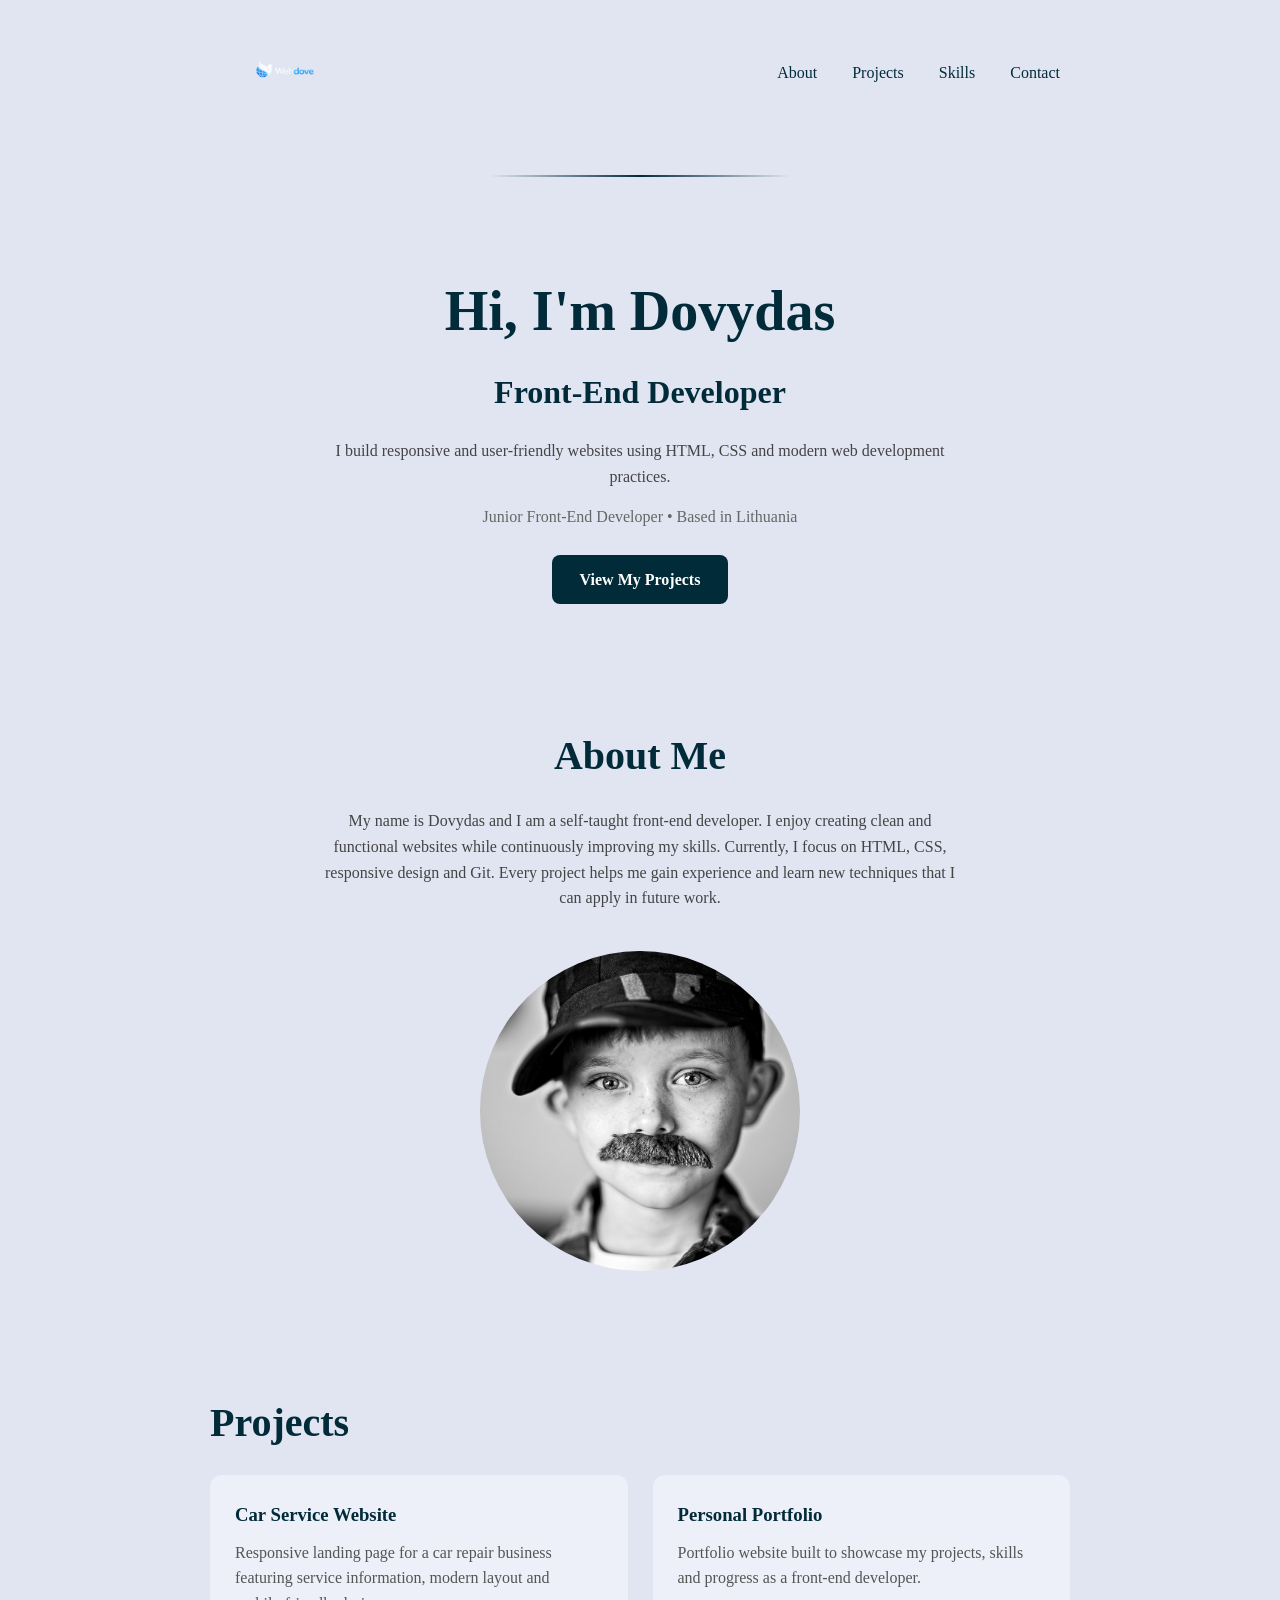
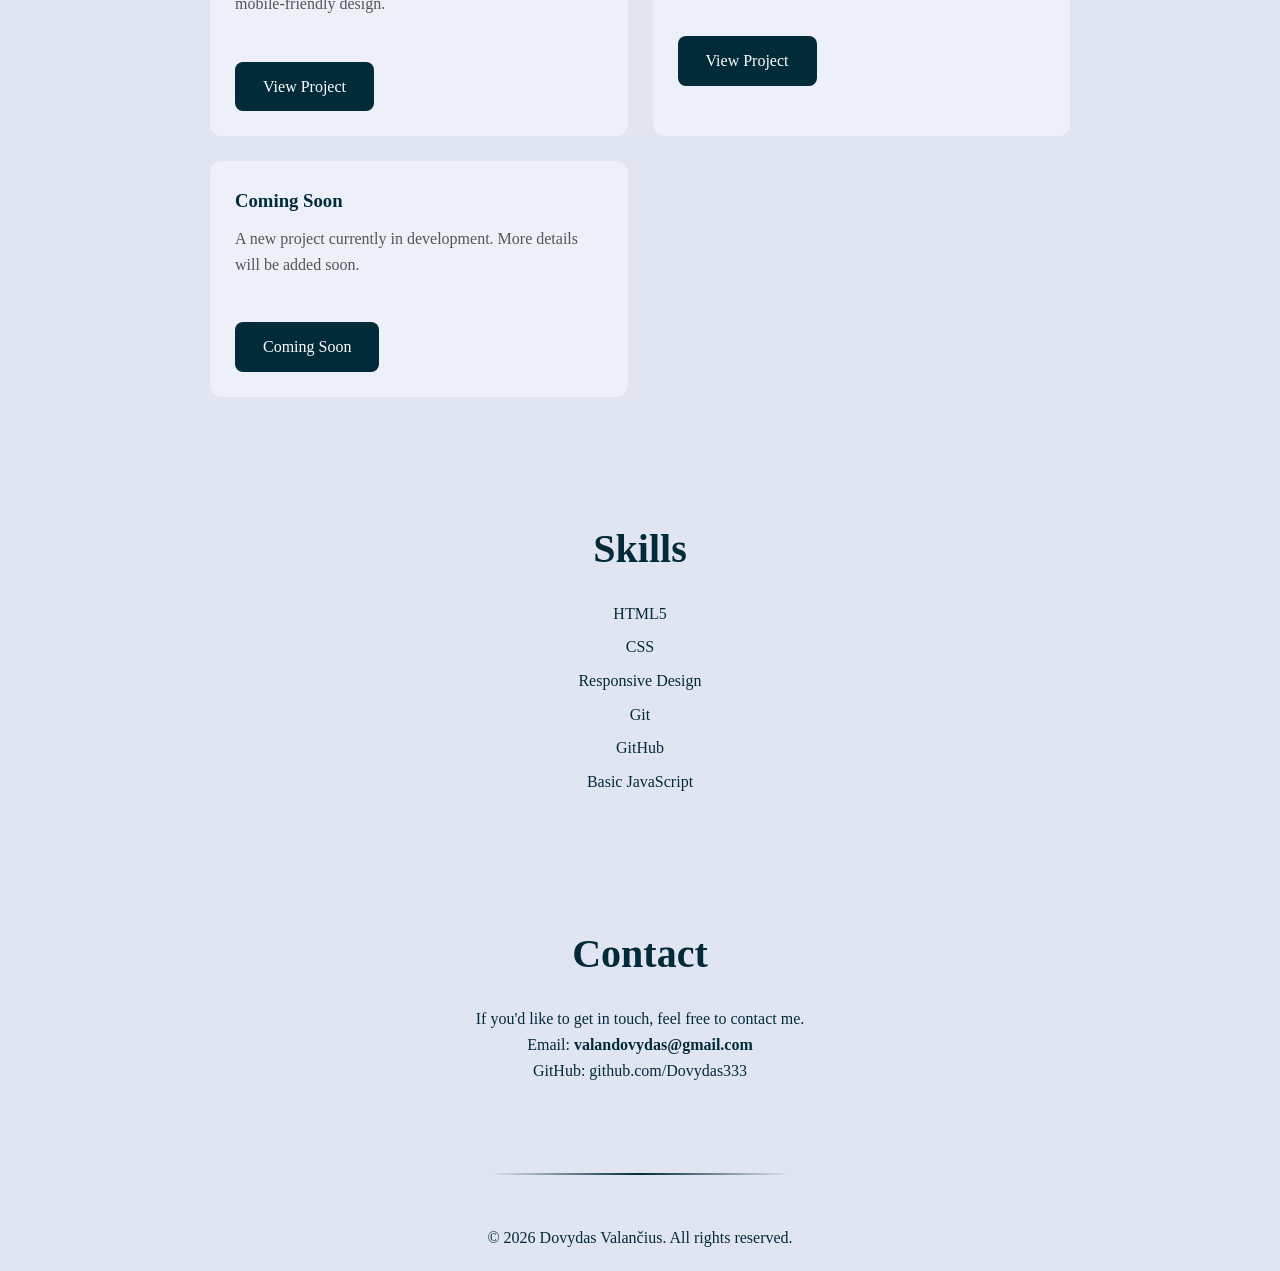
<file: index.html>
<!DOCTYPE html>
<html lang="en">
<head>
  <meta charset="UTF-8">
  <meta name="author" content="Dovydas Valančius">
  <meta name="viewport" content="width=device-width, initial-scale=1.0">

  <title>Dovydas Valančius | Front-End Developer</title>

  <link rel="icon" href="webdove.png" type="image/png">
  <link rel="stylesheet" href="styles.css">
</head>

<body>

  <header class="header">
    <div class="wrapper">
      <nav aria-label="Main navigation">

        <a href="#" class="logo">
          <img src="webdove.png" id="webdove" alt="Webdove logo">
        </a>

        <ul>
          <li><a href="#about">About</a></li>
          <li><a href="#projects">Projects</a></li>
          <li><a href="#skills">Skills</a></li>
          <li><a href="#contact">Contact</a></li>
        </ul>

      </nav>
    </div>
  </header>

  <hr>

  <section class="hero">
    <div class="wrapper">

      <h1>Hi, I'm Dovydas</h1>

      <h2>Front-End Developer</h2>

      <p class="hero1">
        I build responsive and user-friendly websites using HTML, CSS and modern web development practices.
      </p>

      <p class="status">
        Junior Front-End Developer • Based in Lithuania
      </p>

      <a href="#projects" class="btn">
        <strong>View My Projects</strong>
      </a>

    </div>
  </section>

  <section id="about" class="about">
    <div class="wrapper">

      <h2>About Me</h2>

      <p class="aboutme">
        My name is Dovydas and I am a self-taught front-end developer.
        I enjoy creating clean and functional websites while continuously improving
        my skills. Currently, I focus on HTML, CSS, responsive design and Git.
        Every project helps me gain experience and learn new techniques that I can
        apply in future work.
      </p>

      <img src="profiline.jpg" id="profiline" alt="Dovydas Valančius">

    </div>
  </section>

  <section id="projects" class="projects">
    <div class="wrapper">

      <h2 class="projects1">Projects</h2>

      <div class="project-grid">

        <article class="project-card">

          <h3 class="projektas">Car Service Website</h3>

          <p class="description">
            Responsive landing page for a car repair business featuring service
            information, modern layout and mobile-friendly design.
          </p>

          <a href="carfix/" target="_blank" class="btn small">
            View Project
          </a>

        </article>

        <article class="project-card">

          <h3 class="projektas">Personal Portfolio</h3>

          <p class="description">
            Portfolio website built to showcase my projects, skills and progress
            as a front-end developer.
          </p>

          <a href="#" class="btn small">
            View Project
          </a>

        </article>

        <article class="project-card">

          <h3 class="projektas">Coming Soon</h3>

          <p class="description">
            A new project currently in development. More details will be added soon.
          </p>

          <a href="#" class="btn small">
            Coming Soon
          </a>

        </article>

      </div>

    </div>
  </section>

  <section id="skills" class="skills">
    <div class="wrapper">

      <h2 class="skills1">Skills</h2>

      <ul class="skills-list">
        <li>HTML5</li>
        <li>CSS</li>
        <li>Responsive Design</li>
        <li>Git</li>
        <li>GitHub</li>
        <li>Basic JavaScript</li>
      </ul>

    </div>
  </section>

  <section id="contact" class="contact">
    <div class="wrapper">

      <h2>Contact</h2>

      <p>
        If you'd like to get in touch, feel free to contact me.
      </p>

      <p>
        Email:
        <strong>valandovydas@gmail.com</strong>
      </p>

      <p>
        GitHub:
        <a href="https://github.com/Dovydas333" target="_blank">
          github.com/Dovydas333
        </a>
      </p>

    </div>
  </section>

  <hr>

  <footer class="footer">
    <div class="wrapper">
      <p>© 2026 Dovydas Valančius. All rights reserved.</p>
    </div>
  </footer>

</body>
</html>
</file>
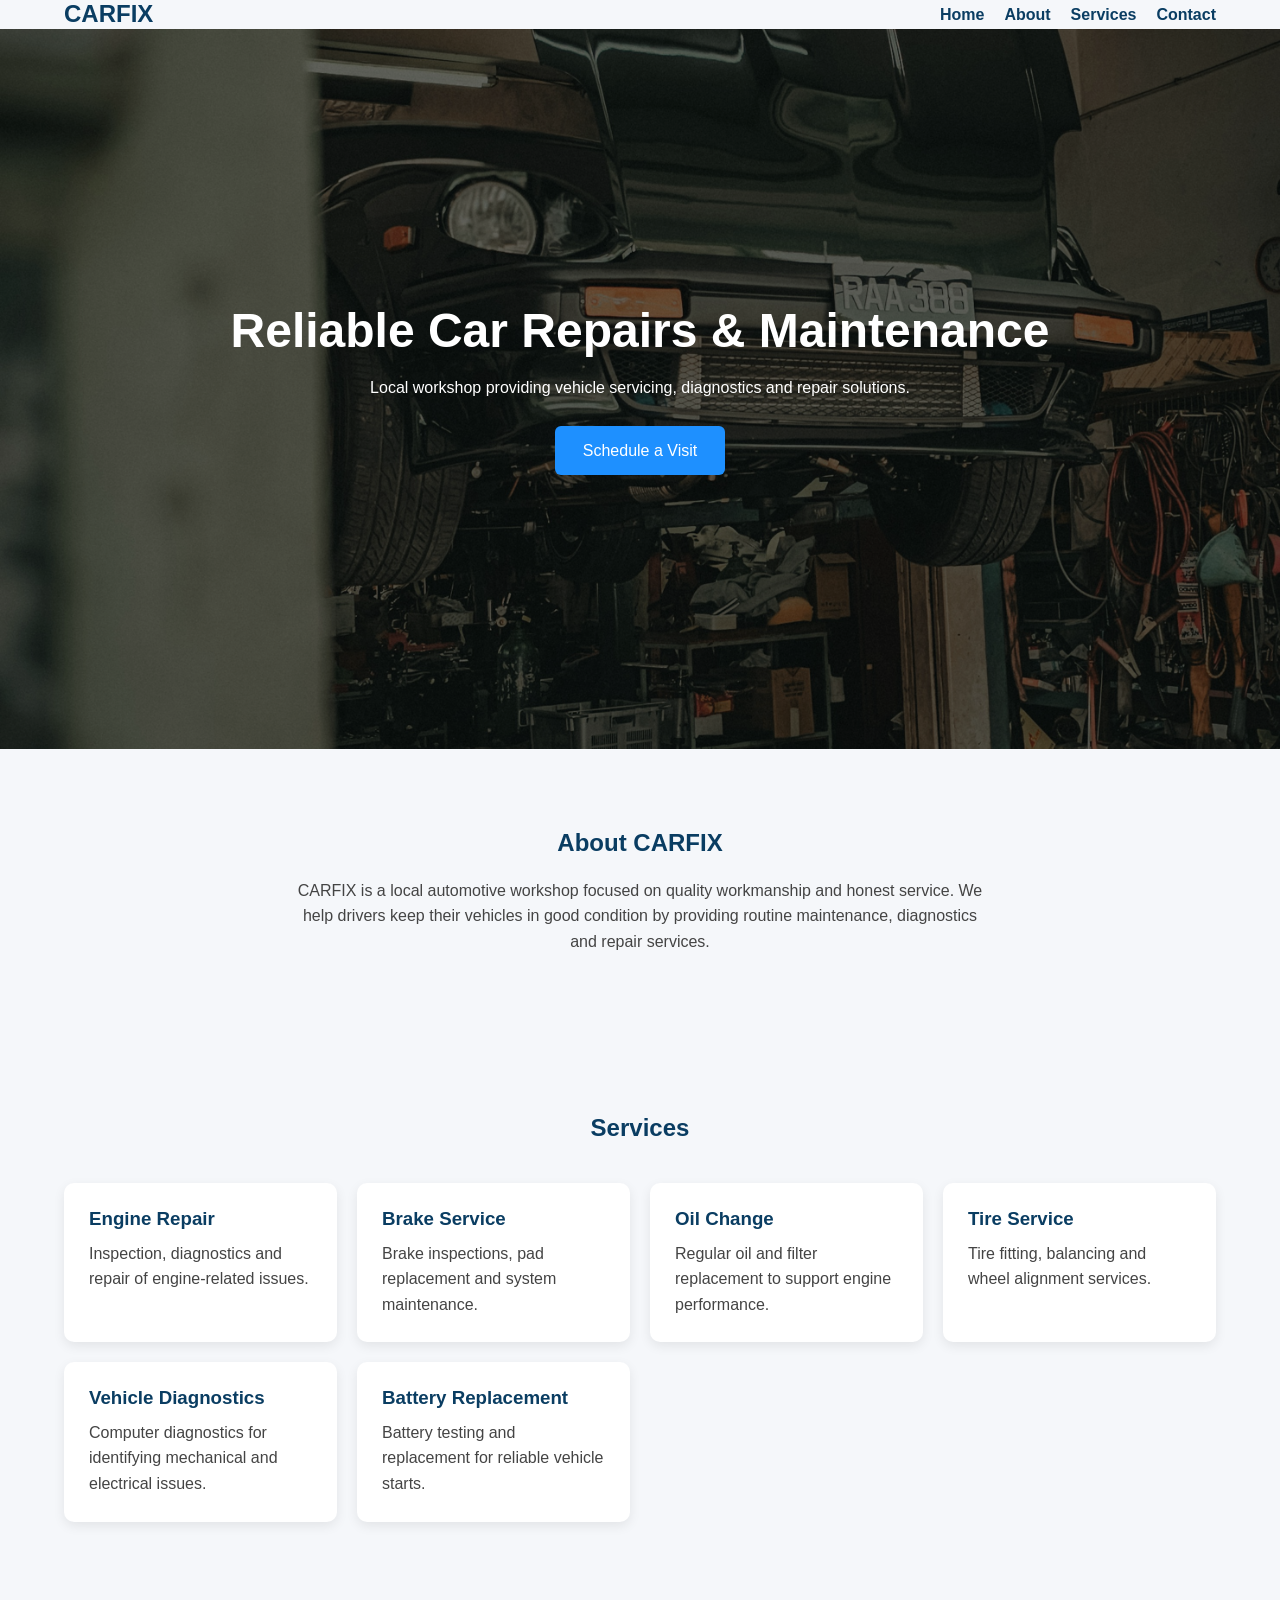
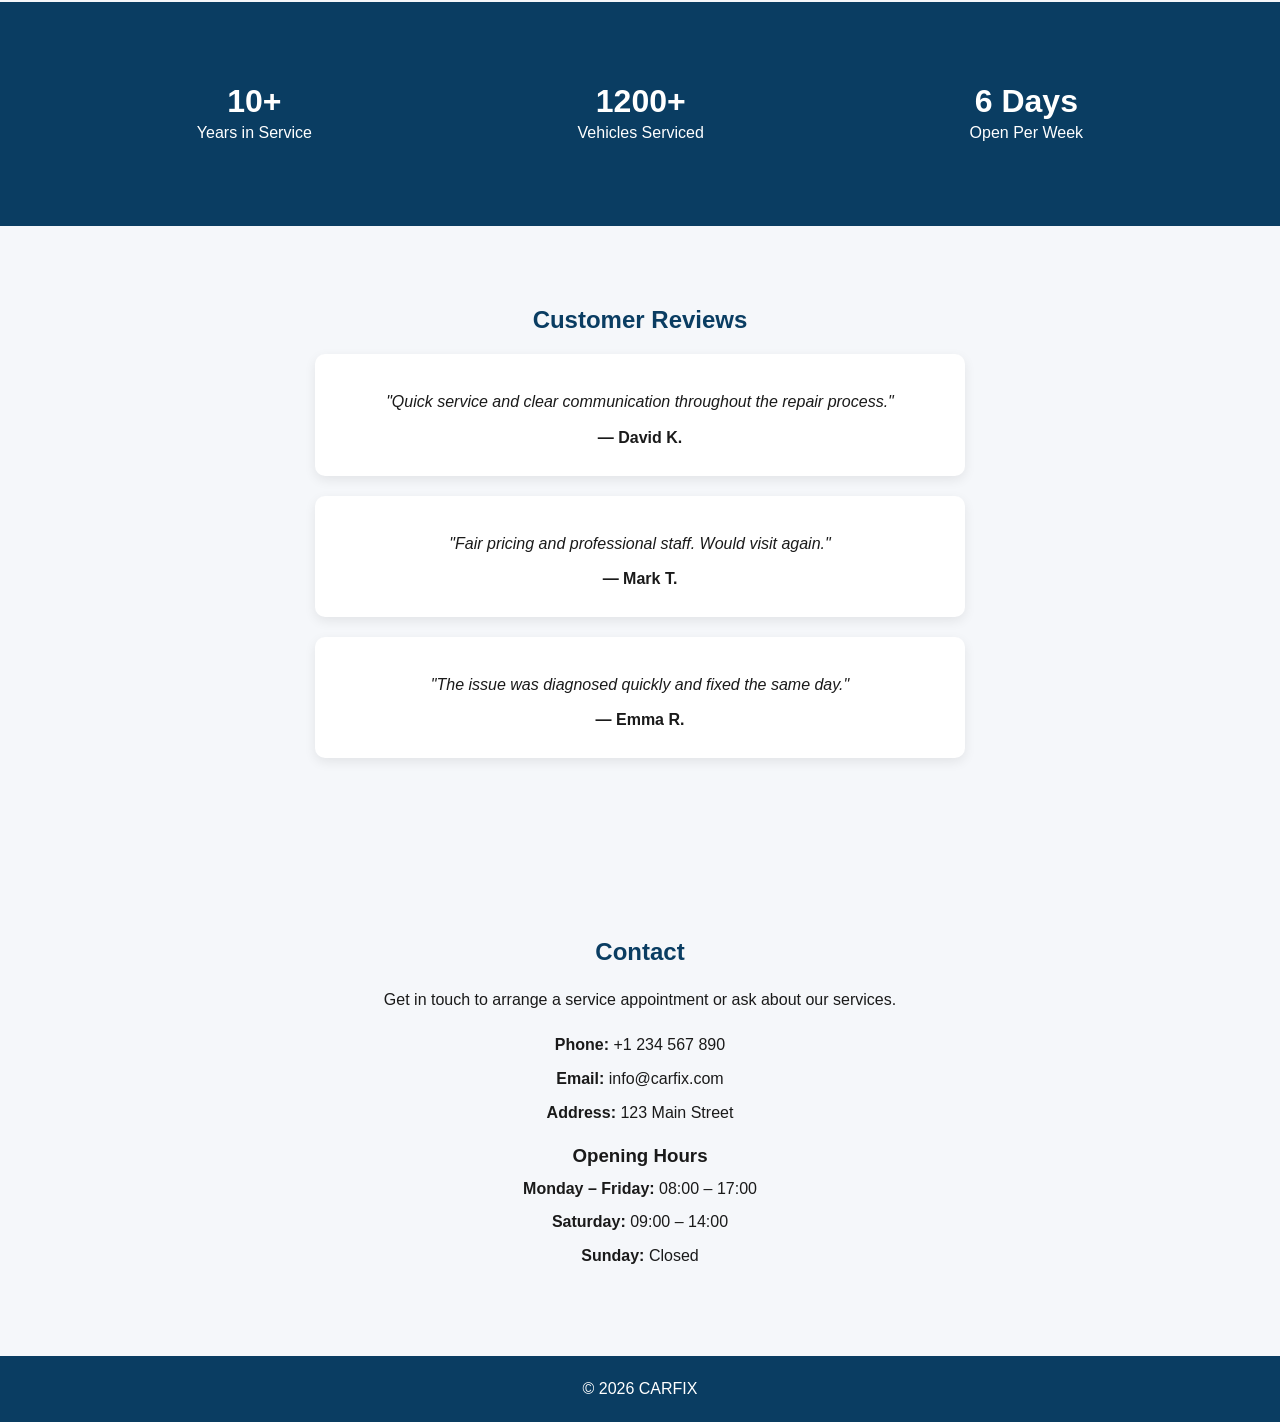
<file: carfix/index.html>
<!DOCTYPE html>
<html lang="en">
<head>
  <meta charset="UTF-8">
  <meta name="author" content="Dovydas Valančius">
  <meta name="viewport" content="width=device-width, initial-scale=1.0">

  <title>CARFIX | Local Car Service</title>

  <link rel="icon" href="garazas.jpg" type="image/jpeg">
  <link rel="stylesheet" href="styles.css">
</head>

<body>

<header>
  <div class="wrapper">

    <nav aria-label="Main navigation">

      <h1 class="logo">CARFIX</h1>

      <ul>
        <li><a href="#hero">Home</a></li>
        <li><a href="#about">About</a></li>
        <li><a href="#services">Services</a></li>
        <li><a href="#contact">Contact</a></li>
      </ul>

    </nav>

  </div>
</header>

<main>

<section id="hero" class="hero">
  <div class="wrapper">

    <h2>Reliable Car Repairs & Maintenance</h2>

    <p class="hero1">
      Local workshop providing vehicle servicing, diagnostics and repair solutions.
    </p>

    <a href="#contact" class="btn">
      Schedule a Visit
    </a>

  </div>
</section>

<section id="about" class="about">
  <div class="wrapper">

    <h2>About CARFIX</h2>

    <p class="text">
      CARFIX is a local automotive workshop focused on quality workmanship and
      honest service. We help drivers keep their vehicles in good condition by
      providing routine maintenance, diagnostics and repair services.
    </p>

  </div>
</section>

<section id="services" class="services">
  <div class="wrapper">

    <h2>Services</h2>

    <article class="card">
      <h3 class="service">Engine Repair</h3>
      <p class="textas">
        Inspection, diagnostics and repair of engine-related issues.
      </p>
    </article>

    <article class="card">
      <h3 class="service">Brake Service</h3>
      <p class="textas">
        Brake inspections, pad replacement and system maintenance.
      </p>
    </article>

    <article class="card">
      <h3 class="service">Oil Change</h3>
      <p class="textas">
        Regular oil and filter replacement to support engine performance.
      </p>
    </article>

    <article class="card">
      <h3 class="service">Tire Service</h3>
      <p class="textas">
        Tire fitting, balancing and wheel alignment services.
      </p>
    </article>

    <article class="card">
      <h3 class="service">Vehicle Diagnostics</h3>
      <p class="textas">
        Computer diagnostics for identifying mechanical and electrical issues.
      </p>
    </article>

    <article class="card">
      <h3 class="service">Battery Replacement</h3>
      <p class="textas">
        Battery testing and replacement for reliable vehicle starts.
      </p>
    </article>

  </div>
</section>

<section class="stats">

  <div class="wrapper">

    <div>
      <h2>10+</h2>
      <p>Years in Service</p>
    </div>

    <div>
      <h2>1200+</h2>
      <p>Vehicles Serviced</p>
    </div>

    <div>
      <h2>6 Days</h2>
      <p>Open Per Week</p>
    </div>

  </div>

</section>

<section class="testimonials">
  <div class="wrapper">

    <h2>Customer Reviews</h2>

    <div class="testimonial-card">
      <p class="quote">
        "Quick service and clear communication throughout the repair process."
      </p>
      <p class="author">— David K.</p>
    </div>

    <div class="testimonial-card">
      <p class="quote">
        "Fair pricing and professional staff. Would visit again."
      </p>
      <p class="author">— Mark T.</p>
    </div>

    <div class="testimonial-card">
      <p class="quote">
        "The issue was diagnosed quickly and fixed the same day."
      </p>
      <p class="author">— Emma R.</p>
    </div>

  </div>
</section>

<section id="contact" class="contact">
  <div class="wrapper">

    <h2>Contact</h2>

    <p>
      Get in touch to arrange a service appointment or ask about our services.
    </p>

    <div class="contact-info">
      <p><strong>Phone:</strong> +1 234 567 890</p>
      <p><strong>Email:</strong> info@carfix.com</p>
      <p><strong>Address:</strong> 123 Main Street</p>
    </div>

    <div class="contact-hours">

      <h3>Opening Hours</h3>

      <p><strong>Monday – Friday:</strong> 08:00 – 17:00</p>
      <p><strong>Saturday:</strong> 09:00 – 14:00</p>
      <p><strong>Sunday:</strong> Closed</p>

    </div>

  </div>
</section>

</main>

<footer class="footer">
  <div class="wrapper">
    <p>© 2026 CARFIX</p>
  </div>
</footer>

</body>
</html>
</file>
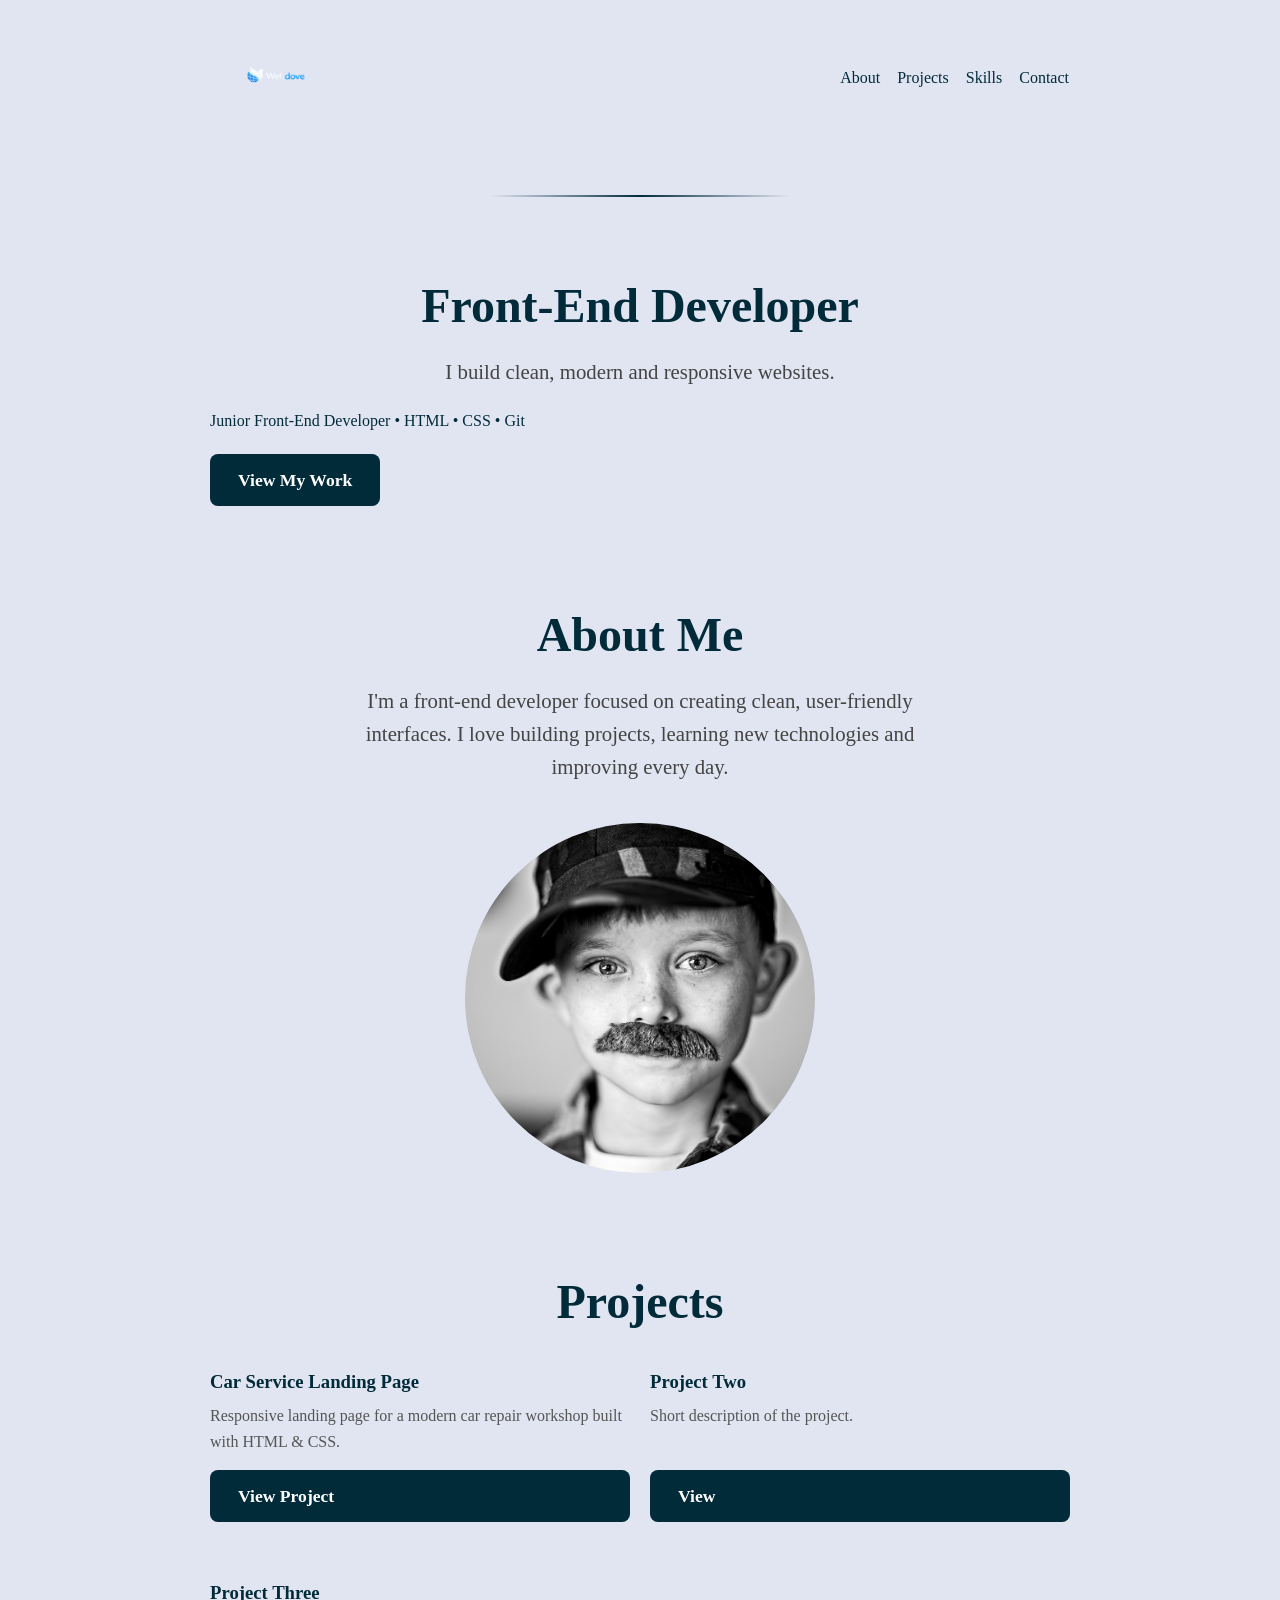
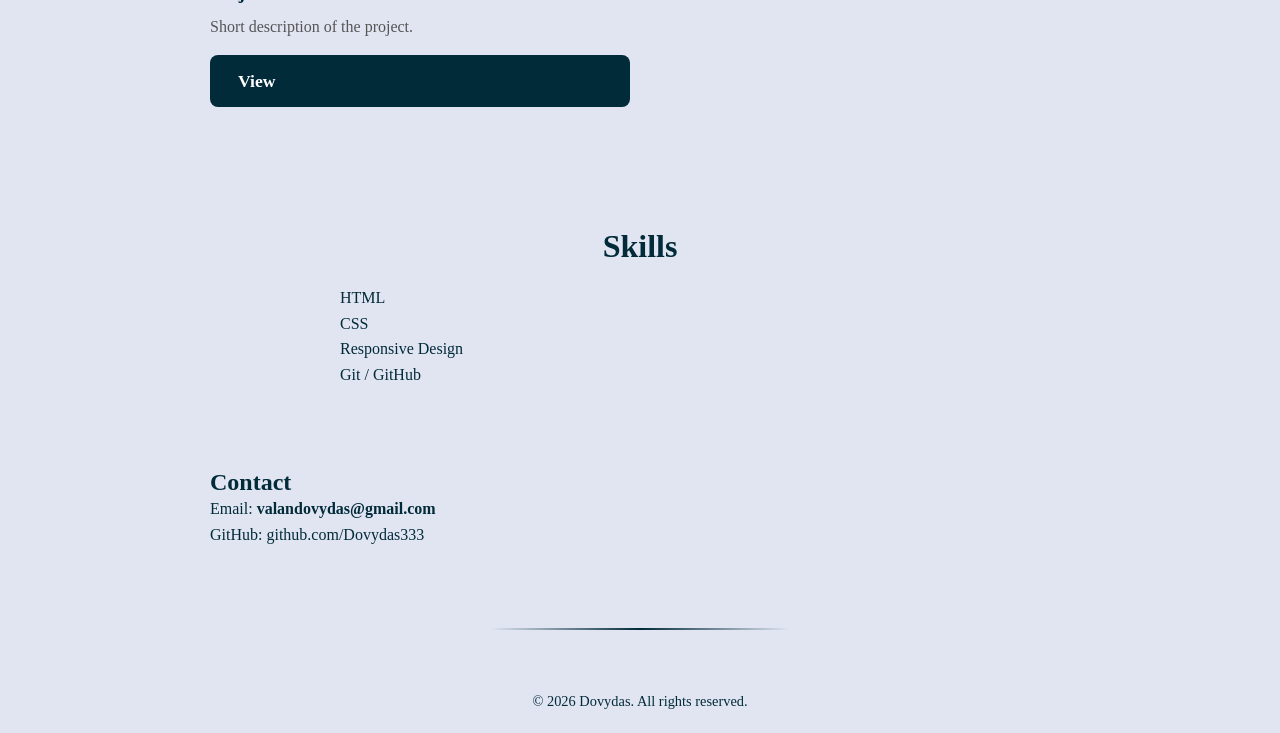
<file: PORTFOLIO/index.html>
<!DOCTYPE html>
<html lang="en">
<head>
  <meta charset="UTF-8">
  <meta name="author" content="Dovydas Valančius">
  <meta name="viewport" content="width=device-width, initial-scale=1.0">

  <title>Dovydas – Front-End Developer</title>

  <link rel="icon" href="webdove.png" type="image/png">
  <link rel="stylesheet" href="styles.css">
</head>

<body>

  <!-- ================= HEADER ================= -->
  <header class="header">
    <div class="wrapper">

      <nav aria-label="Main navigation">

        <a href="#" class="logo">
          <img src="webdove.png" id="webdove" alt="Webdove logo" loading="lazy">
        </a>

        <ul>
          <li><a href="#about">About</a></li>
          <li><a href="#projects">Projects</a></li>
          <li><a href="#skills">Skills</a></li>
          <li><a href="#contact">Contact</a></li>
        </ul>

      </nav>

    </div>
  </header>

  <hr>

  <!-- ================= HERO ================= -->
  <section class="hero">
    <div class="wrapper">

      <h2>Front-End Developer</h2>

      <p class="hero1">
        I build clean, modern and responsive websites.
      </p>

      <p class="status">
        Junior Front-End Developer • HTML • CSS • Git
      </p>

      <a href="#projects" class="btn">
        <strong>View My Work</strong>
      </a>

    </div>
  </section>

  <!-- ================= ABOUT ================= -->
  <section id="about" class="about">
    <div class="wrapper">

      <h2>About Me</h2>

      <p class="aboutme">
        I'm a front-end developer focused on creating clean, user-friendly interfaces.
        I love building projects, learning new technologies and improving every day.
      </p>

      <img src="profiline.jpg" id="profiline" alt="Profile photo" loading="lazy">

    </div>
  </section>

  <!-- ================= PROJECTS ================= -->
  <section id="projects" class="projects">
    <div class="wrapper">

      <h2 class="projects1">Projects</h2>

      <div class="project-grid">

        <!-- PROJECT 1 -->
        <article class="project-card">

          <h3 class="projektas">Car Service Landing Page</h3>

          <p class="description">
            Responsive landing page for a modern car repair workshop built with HTML & CSS.
          </p>

          <a href="projects/carfix/index.html" target="_blank" class="btn small">
            View Project
          </a>

        </article>

        <!-- PROJECT 2 -->
        <article class="project-card">
          <h3 class="projektas">Project Two</h3>
          <p class="description">Short description of the project.</p>
          <a href="#" class="btn small">View</a>
        </article>

        <!-- PROJECT 3 -->
        <article class="project-card">
          <h3 class="projektas">Project Three</h3>
          <p class="description">Short description of the project.</p>
          <a href="#" class="btn small">View</a>
        </article>

      </div>

    </div>
  </section>

  <!-- ================= SKILLS ================= -->
  <section id="skills" class="skills">
    <div class="wrapper">

      <h2 class="skills1">Skills</h2>

      <ul class="skills-list">
        <li>HTML</li>
        <li>CSS</li>
        <li>Responsive Design</li>
        <li>Git / GitHub</li>
      </ul>

    </div>
  </section>

  <!-- ================= CONTACT ================= -->
  <section id="contact" class="contact">
    <div class="wrapper">

      <h2>Contact</h2>

      <p>
        Email:
        <strong>valandovydas@gmail.com</strong>
      </p>

      <p>
        GitHub:
        <a href="https://github.com/your-username" target="_blank">
          github.com/Dovydas333
        </a>
      </p>

    </div>
  </section>

  <hr>

  <!-- ================= FOOTER ================= -->
  <footer class="footer">
    <div class="wrapper">
      <p>© 2026 Dovydas. All rights reserved.</p>
    </div>
  </footer>

</body>
</html>
</file>
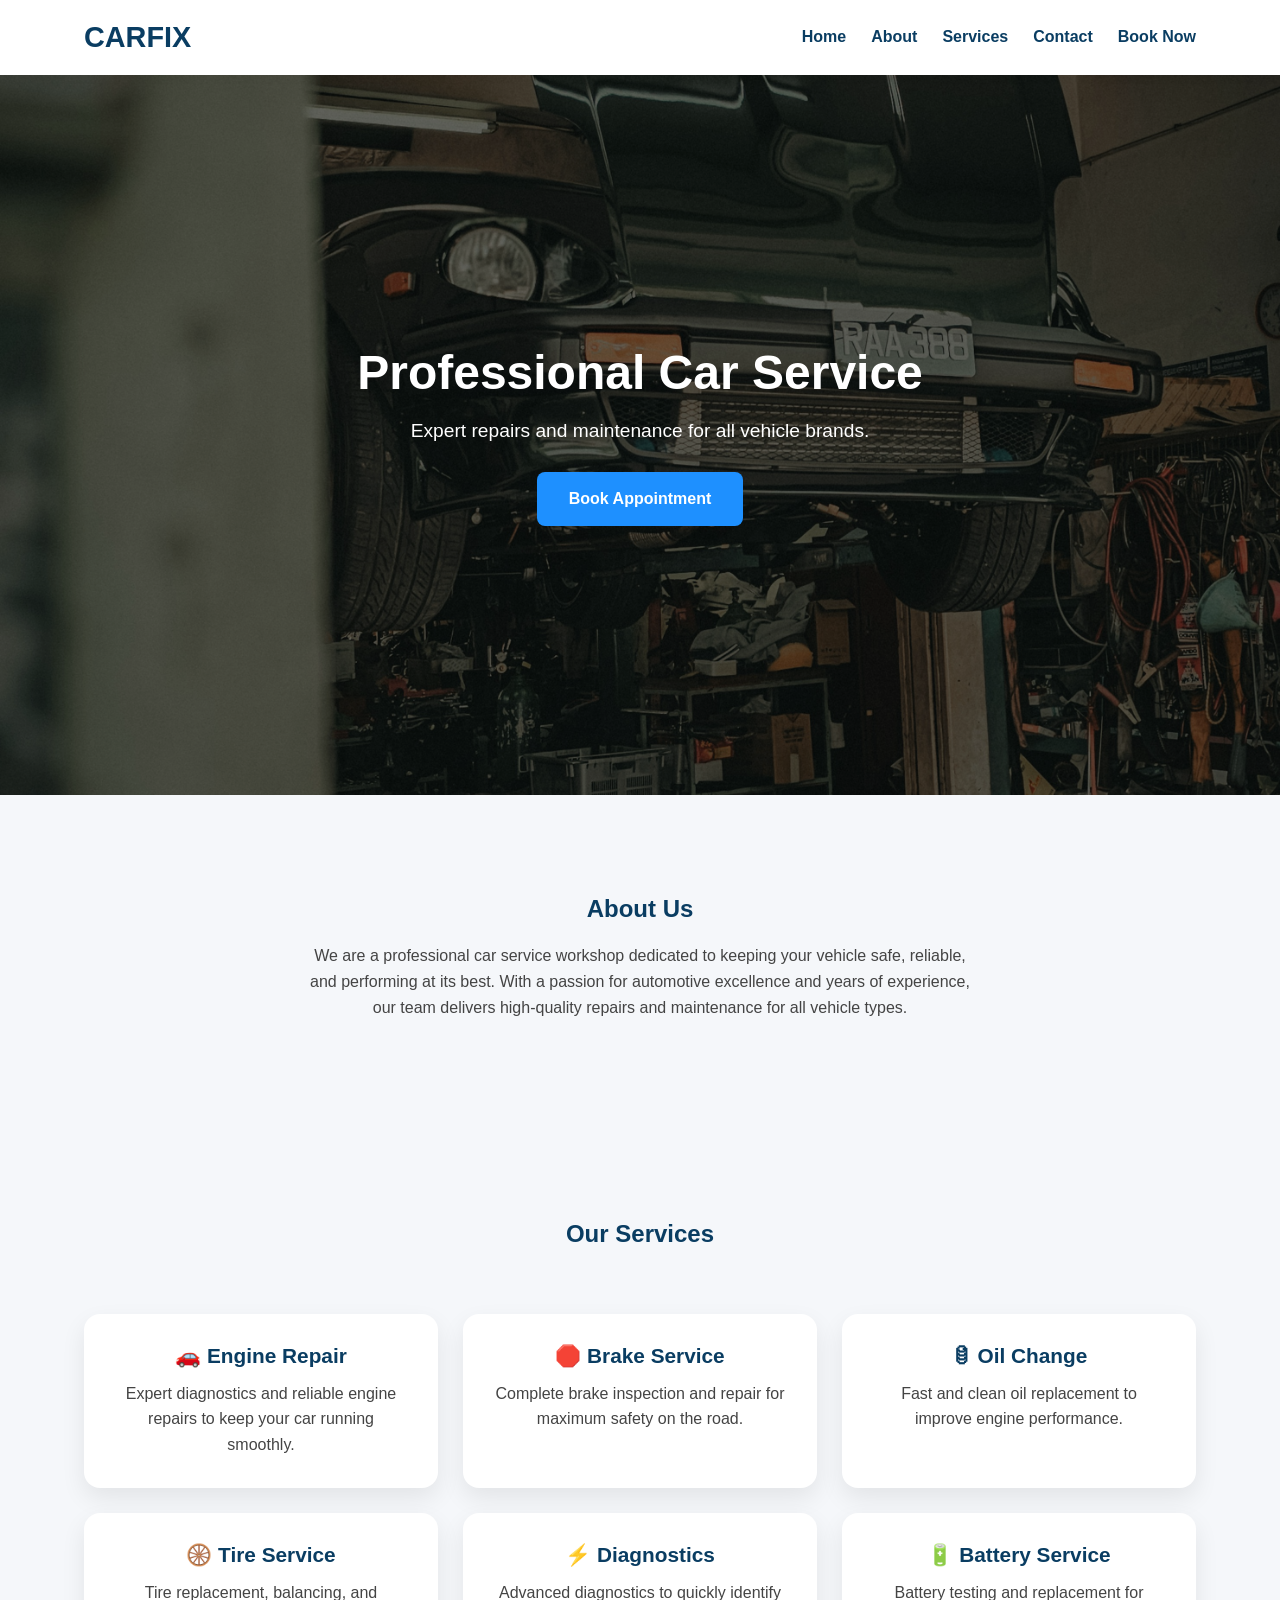
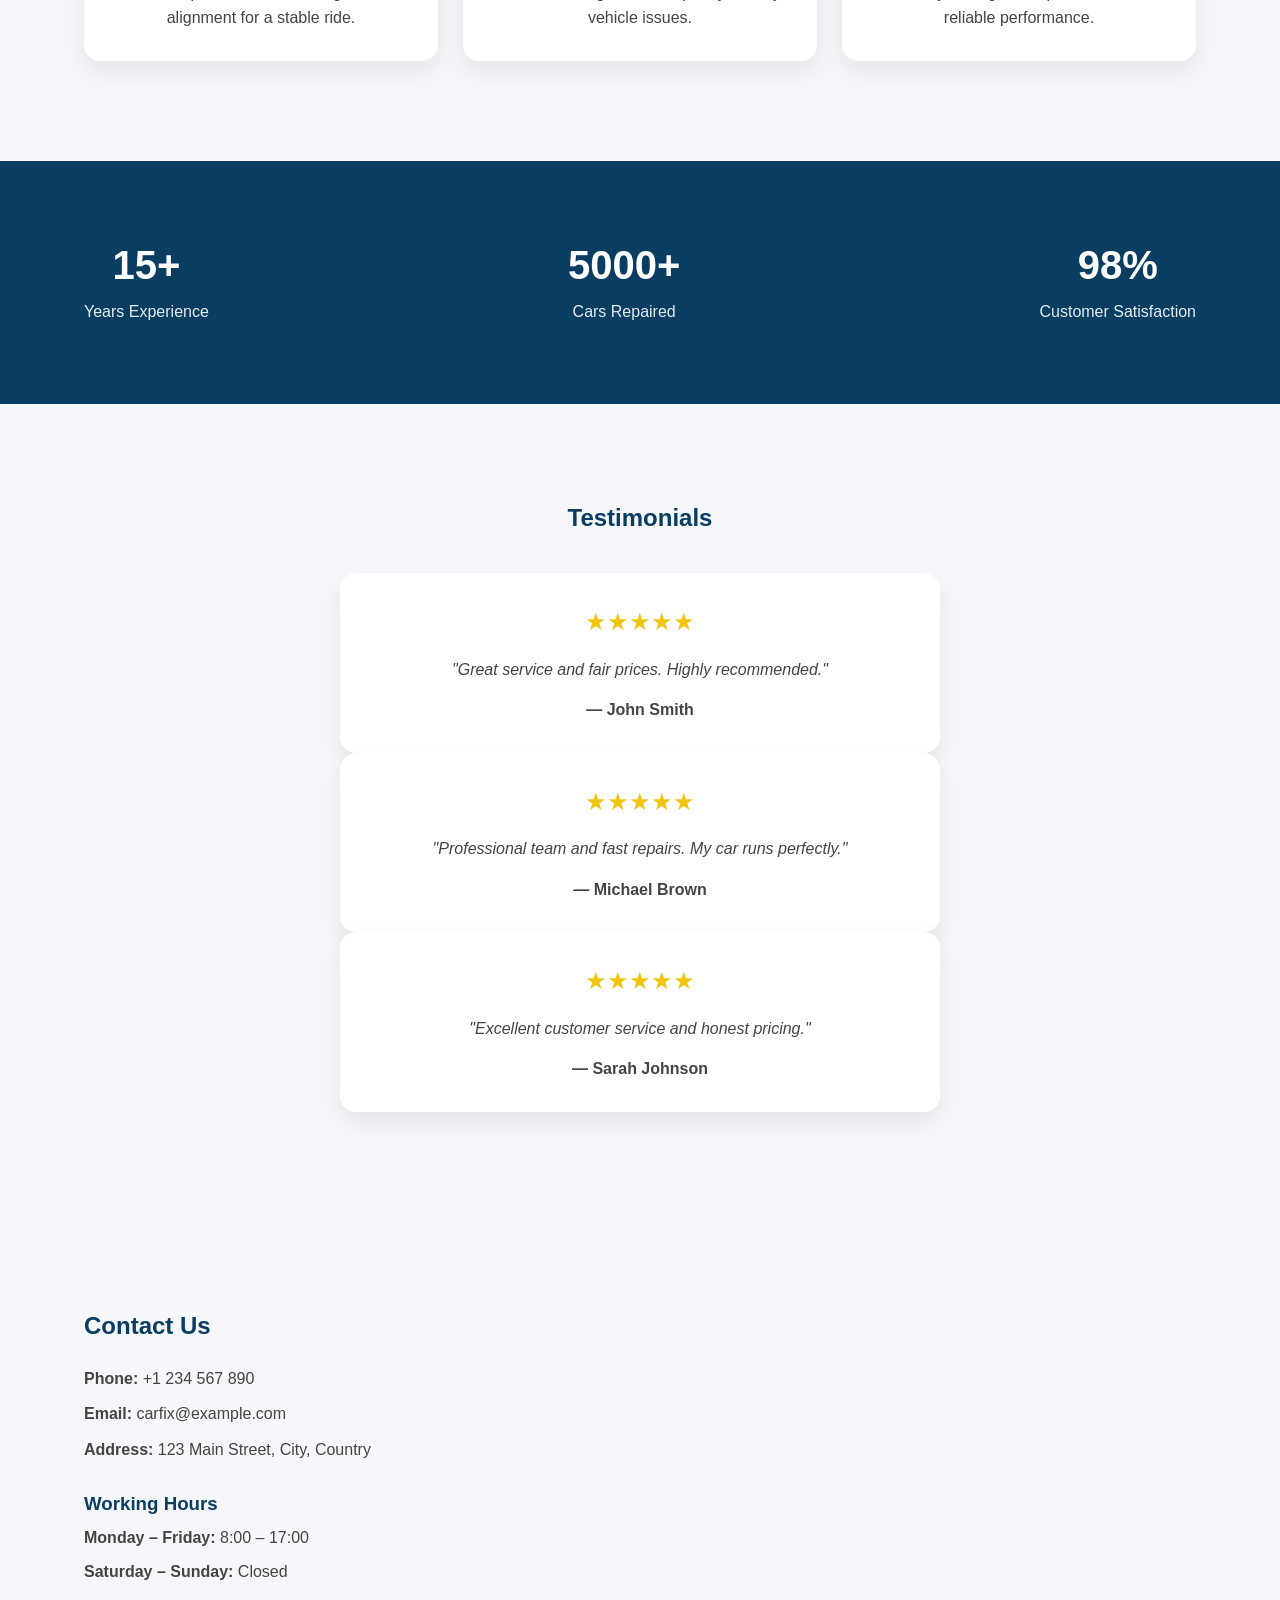
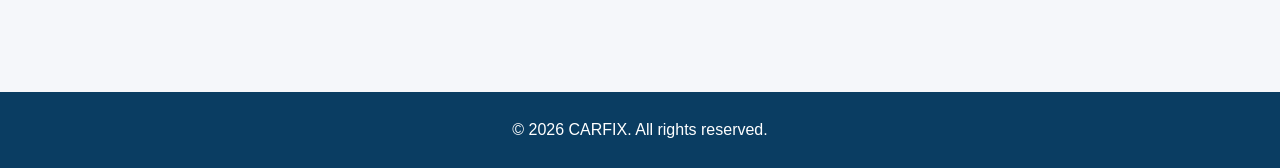
<file: PORTFOLIO/projects/carfix/index.html>
<!DOCTYPE html>
<html lang="en">
<head>
  <meta charset="UTF-8">
  <meta name="author" content="Dovydas Valancius">
  <meta name="viewport" content="width=device-width, initial-scale=1.0">

  <link rel="icon" href="garazas.jpg" type="image/jpeg">
  <link rel="stylesheet" href="styles.css">

  <title>CARFIX | Professional Car Service</title>
</head>

<body>

<!-- ================= HEADER ================= -->

<header class="header">
  <div class="wrapper">
    <nav aria-label="Main navigation">

      <h1 class="logo">CARFIX</h1>

      <ul>
        <li><a href="#hero">Home</a></li>
        <li><a href="#about">About</a></li>
        <li><a href="#services">Services</a></li>
        <li><a href="#contact">Contact</a></li>
        <li><a href="#contact">Book Now</a></li>
      </ul>

    </nav>
  </div>
</header>

<main>

<!-- ================= HERO ================= -->

<section class="hero" id="hero">
  <div class="wrapper">

    <h2>Professional Car Service</h2>

    <p class="hero1">
      Expert repairs and maintenance for all vehicle brands.
    </p>

    <a href="#contact" class="btn">
      Book Appointment
    </a>

  </div>
</section>

<!-- ================= ABOUT ================= -->

<section class="about" id="about">
  <div class="wrapper">

    <h2>About Us</h2>

    <p class="text">
      We are a professional car service workshop dedicated to keeping
      your vehicle safe, reliable, and performing at its best.
      With a passion for automotive excellence and years of experience,
      our team delivers high-quality repairs and maintenance for all
      vehicle types.
    </p>

  </div>
</section>

<!-- ================= SERVICES ================= -->

<section class="services" id="services">
  <div class="wrapper">

    <h2>Our Services</h2>

    <article class="card">
      <h3 class="service">🚗 Engine Repair</h3>
      <p class="textas">
        Expert diagnostics and reliable engine repairs to keep your car running smoothly.
      </p>
    </article>

    <article class="card">
      <h3 class="service">🛑 Brake Service</h3>
      <p class="textas">
        Complete brake inspection and repair for maximum safety on the road.
      </p>
    </article>

    <article class="card">
      <h3 class="service">🛢 Oil Change</h3>
      <p class="textas">
        Fast and clean oil replacement to improve engine performance.
      </p>
    </article>

    <article class="card">
      <h3 class="service">🛞 Tire Service</h3>
      <p class="textas">
        Tire replacement, balancing, and alignment for a stable ride.
      </p>
    </article>

    <article class="card">
      <h3 class="service">⚡ Diagnostics</h3>
      <p class="textas">
        Advanced diagnostics to quickly identify vehicle issues.
      </p>
    </article>

    <article class="card">
      <h3 class="service">🔋 Battery Service</h3>
      <p class="textas">
        Battery testing and replacement for reliable performance.
      </p>
    </article>

  </div>
</section>

<!-- ================= STATS ================= -->

<section class="stats" id="stats">
  <div class="wrapper">

    <div>
      <h2>15+</h2>
      <p>Years Experience</p>
    </div>

    <div>
      <h2>5000+</h2>
      <p>Cars Repaired</p>
    </div>

    <div>
      <h2>98%</h2>
      <p>Customer Satisfaction</p>
    </div>

  </div>
</section>

<!-- ================= TESTIMONIALS ================= -->

<section class="testimonials" id="testimonials">
  <div class="wrapper">

    <h2>Testimonials</h2>

    <div class="testimonial-card">
      <p class="stars">★★★★★</p>
      <p class="quote">
        "Great service and fair prices. Highly recommended."
      </p>
      <p class="author">— John Smith</p>
    </div>

    <div class="testimonial-card">
      <p class="stars">★★★★★</p>
      <p class="quote">
        "Professional team and fast repairs. My car runs perfectly."
      </p>
      <p class="author">— Michael Brown</p>
    </div>

    <div class="testimonial-card">
      <p class="stars">★★★★★</p>
      <p class="quote">
        "Excellent customer service and honest pricing."
      </p>
      <p class="author">— Sarah Johnson</p>
    </div>

  </div>
</section>

<!-- ================= CONTACT ================= -->

<section id="contact" class="contact">
  <div class="wrapper">

    <h2>Contact Us</h2>

    <div class="contact-info">
      <p><strong>Phone:</strong> +1 234 567 890</p>
      <p><strong>Email:</strong> carfix@example.com</p>
      <p><strong>Address:</strong> 123 Main Street, City, Country</p>
    </div>

    <div class="contact-hours">
      <h3>Working Hours</h3>

      <p><strong>Monday – Friday:</strong> 8:00 – 17:00</p>

      <p><strong>Saturday – Sunday:</strong> Closed</p>
    </div>

  </div>
</section>

</main>

<!-- ================= FOOTER ================= -->

<footer class="footer">
  <div class="wrapper">
    <p>© 2026 CARFIX. All rights reserved.</p>
  </div>
</footer>

</body>
</html>
</file>
<file: styles.css>
* {
  box-sizing: border-box;
  margin: 0;
  padding: 0;
}

body {
  font-family: Georgia, serif;
  background: #e1e5f2;
  color: #022b3a;
  line-height: 1.6;
}

a {
  text-decoration: none;
  color: inherit;
}

ul {
  list-style: none;
}

img {
  display: block;
  max-width: 100%;
}

.wrapper {
  max-width: 900px;
  margin: 0 auto;
  padding: 0 20px;
}

header {
  padding: 20px 0;
}

nav {
  display: flex;
  justify-content: space-between;
  align-items: center;
}

nav ul {
  display: flex;
  gap: 15px;
}

nav a {
  padding: 6px 10px;
  border-radius: 5px;
  transition: 0.2s;
}

nav a:hover {
  background: #022b3a;
  color: white;
}

#webdove {
  width: 140px;
}

section {
  padding: 60px 0;
}

.hero {
  text-align: center;
}

.hero h1 {
  font-size: 3.5rem;
  margin-bottom: 10px;
}

.hero h2 {
  font-size: 2rem;
  margin-bottom: 20px;
}

.hero1,
.aboutme {
  max-width: 650px;
  margin: 0 auto;
  color: #444;
}

.status {
  margin-top: 15px;
  color: #666;
}

.btn {
  display: inline-block;
  margin-top: 25px;
  padding: 12px 28px;
  background: #022b3a;
  color: white;
  border-radius: 8px;
  transition: 0.2s;
}

.btn:hover {
  transform: translateY(-2px);
}

.about {
  text-align: center;
}

.about h2,
.projects1,
.skills1,
.contact h2 {
  font-size: 2.5rem;
  margin-bottom: 20px;
}

#profiline {
  width: 320px;
  height: 320px;
  object-fit: cover;
  border-radius: 50%;
  margin: 40px auto 0;
}

.project-grid {
  display: grid;
  grid-template-columns: repeat(auto-fit, minmax(280px, 1fr));
  gap: 25px;
}

.project-card {
  padding: 25px;
  border-radius: 12px;
  background: rgba(255,255,255,0.4);
  transition: 0.2s;
}

.project-card:hover {
  transform: translateY(-4px);
}

.projektas {
  margin-bottom: 10px;
}

.description {
  color: #555;
  margin-bottom: 20px;
}

.skills {
  text-align: center;
}

.skills-list li {
  margin: 8px 0;
}

.contact {
  text-align: center;
}

.footer {
  text-align: center;
  padding: 20px 0;
}

hr {
  border: 0;
  height: 2px;
  width: 300px;
  margin: 30px auto;
  background: linear-gradient(
    to right,
    transparent,
    #022b3a,
    transparent
  );
}

@media (max-width: 600px) {
  nav {
    flex-direction: column;
    gap: 20px;
  }

  nav ul {
    flex-direction: column;
    text-align: center;
  }

  .hero h1 {
    font-size: 2.5rem;
  }

  .hero h2 {
    font-size: 1.6rem;
  }

  #profiline {
    width: 240px;
    height: 240px;
  }
}
</file>
<file: carfix/styles.css>
* {
  margin: 0;
  padding: 0;
  box-sizing: border-box;
}

html {
  scroll-behavior: smooth;
}

body {
  font-family: Arial, sans-serif;
  background: #f5f7fa;
  color: #1a1a1a;
  line-height: 1.6;
}

a {
  text-decoration: none;
  color: inherit;
}

.wrapper {
  width: min(1200px, 90%);
  margin: 0 auto;
}

section {
  padding: 80px 0;
}

h1,
h2,
h3 {
  line-height: 1.2;
}

.header {
  background: white;
  padding: 20px 0;
  position: sticky;
  top: 0;
  box-shadow: 0 2px 8px rgba(0,0,0,.08);
}

nav {
  display: flex;
  justify-content: space-between;
  align-items: center;
}

nav ul {
  display: flex;
  list-style: none;
  gap: 20px;
}

nav a {
  color: #0a3d62;
  font-weight: bold;
}

nav a:hover {
  color: #1e90ff;
}

.logo {
  color: #0a3d62;
}

.hero {
  background-image: url("garazas.jpg");
  background-size: cover;
  background-position: center;
  min-height: 80vh;
  display: flex;
  align-items: center;
  text-align: center;
  position: relative;
  color: white;
}

.hero::before {
  content: "";
  position: absolute;
  inset: 0;
  background: rgba(0,0,0,.55);
}

.hero .wrapper {
  position: relative;
  z-index: 1;
}

.hero h2 {
  font-size: 3rem;
  margin-bottom: 15px;
}

.hero1 {
  max-width: 600px;
  margin: 0 auto 25px;
}

.btn {
  display: inline-block;
  background: #1e90ff;
  color: white;
  padding: 12px 28px;
  border-radius: 6px;
}

.btn:hover {
  background: #0a74d6;
}

.about {
  text-align: center;
}

.about .wrapper {
  max-width: 700px;
}

.about h2,
.services h2,
.testimonials h2,
.contact h2 {
  color: #0a3d62;
  margin-bottom: 20px;
}

.text,
.textas {
  color: #444;
}

.services .wrapper {
  display: grid;
  grid-template-columns: repeat(auto-fit, minmax(250px, 1fr));
  gap: 20px;
}

.services h2 {
  grid-column: 1 / -1;
  text-align: center;
}

.card {
  background: white;
  padding: 25px;
  border-radius: 10px;
  box-shadow: 0 4px 12px rgba(0,0,0,.08);
}

.card:hover {
  transform: translateY(-4px);
}

.service {
  margin-bottom: 10px;
  color: #0a3d62;
}

.stats {
  background: #0a3d62;
  color: white;
}

.stats .wrapper {
  display: flex;
  justify-content: space-around;
  text-align: center;
}

.stats h2 {
  font-size: 2rem;
}

.testimonials {
  text-align: center;
}

.testimonial-card {
  max-width: 650px;
  margin: 20px auto;
  padding: 25px;
  background: white;
  border-radius: 10px;
  box-shadow: 0 4px 12px rgba(0,0,0,.08);
}

.quote {
  font-style: italic;
  margin: 10px 0;
}

.author {
  font-weight: bold;
}

.contact {
  text-align: center;
}

.contact-info,
.contact-hours {
  margin-top: 20px;
}

.contact-info p,
.contact-hours p {
  margin: 8px 0;
}

.footer {
  background: #0a3d62;
  color: white;
  text-align: center;
  padding: 20px 0;
}

@media (max-width: 768px) {
  nav {
    flex-direction: column;
    gap: 15px;
  }

  nav ul {
    flex-wrap: wrap;
    justify-content: center;
  }

  .hero h2 {
    font-size: 2rem;
  }

  .stats .wrapper {
    flex-direction: column;
    gap: 25px;
  }
}
</file>
<file: PORTFOLIO/styles.css>
/* =========================================
   1. RESET
   ========================================= */

*,
*::before,
*::after {
  box-sizing: border-box;
}

body, h1, h2, h3, h4, h5, h6, p, ul, ol, figure {
  margin: 0;
  padding: 0;
}

ul, ol {
  list-style: none;
}

a {
  text-decoration: none;
  color: inherit;
}

img {
  max-width: 100%;
  height: auto;
  display: block;
}


/* =========================================
   2. BASE
   ========================================= */

body {
  font-family: Georgia, 'Times New Roman', Times, serif;
  line-height: 1.6;
  background-color: #e1e5f2;
  color: #022b3a;
  font-size: 16px;
}

h1, h2, h3 {
  font-weight: 600;
  line-height: 1.2;
}

.wrapper {
  max-width: 900px;
  margin: 0 auto;
  padding: 0 20px;
}


/* =========================================
   3. LAYOUT
   ========================================= */

header {
  padding: 20px 0;
}

main {
  padding: 10px 0;
}

footer {
  padding: 20px 0;
  text-align: center;
  font-size: 0.9rem;
}


/* =========================================
   4. NAVIGATION
   ========================================= */

nav {
  display: flex;
  justify-content: space-between;
  align-items: center;
  padding: 10px 0;
}

nav ul {
  display: flex;
  gap: 15px;
}

nav a {
  border: 1px solid transparent;
}

nav a:hover {
  border: 1px solid #022b3a;
  background: #022b3a;
  color: white;
}

#webdove {
  width: 140px;
  display: block;
}


/* =========================================
   5. HERO
   ========================================= */

.hero h2 {
  font-size: 3rem;
  font-weight: 700;
  text-align: center;
}

.hero1 {
  font-size: 1.3rem;
  color: #444;
  max-width: 600px;
  margin: 20px auto;
  text-align: center;
}

.btn {
  background: #022b3a;
  color: white;
  padding: 12px 28px;
  border-radius: 8px;
  font-size: 1.1rem;
  font-weight: 600;
  transition: 0.2s ease;
  display: inline-block;
  margin-top: 20px;
}

.btn:hover {
  opacity: 0.85;
  transform: translateY(-2px);
}


/* =========================================
   6. ABOUT ME
   ========================================= */

.about {
  padding: 60px 0;
  text-align: center;
}

.about h2 {
  font-size: 3rem;
  margin-bottom: 20px;
}

.aboutme {
  font-size: 1.3rem;
  color: #444;
  max-width: 600px;
  margin: 20px auto;
  line-height: 1.6;
}

#profiline {
  width: 350px;
  height: 350px;
  object-fit: cover;
  border-radius: 50%;
  margin: 40px auto 0;
  display: block;
}


/* =========================================
   7. PROJECTS
   ========================================= */

.projects1 {
  font-size: 3rem;
  font-weight: 700;
  text-align: center;
  margin-bottom: 40px;
}

.project-grid {
  display: grid;
  grid-template-columns: repeat(auto-fit, minmax(280px, 1fr));
  gap: 20px;
  max-width: 1000px;
  margin: 0 auto;
}

.project-card {
  display: flex;
  flex-direction: column;
  justify-content: space-between;
  
}


.project-card:hover {
  transform: translateY(-5px);
  box-shadow: 0 8px 20px rgba(0,0,0,0.12);
}

.project-card h3 {
  margin-bottom: 10px;
}

.project-card p {
  margin-bottom: 15px;
  color: #555;
}

.project-card a {
  margin-top: auto;
}


/* =========================================
   8. SKILLS
   ========================================= */

.skills1 {
  font-size: 2rem;
  font-weight: 700;
  text-align: center;
  margin-bottom: 20px;
}

.skills-list {
  max-width: 600px;
  margin: 0 auto;
  line-height: 1.6;
}


/* =========================================
   9. GENERAL STRUCTURE
   ========================================= */

section {
  padding: 40px 0;
}

article {
  margin-bottom: 40px;
}


/* =========================================
   10. RESPONSIVE
   ========================================= */

@media (max-width: 600px) {
  h2.hero {
    font-size: 2.2rem;
  }

  #profiline {
    width: 260px;
    height: 260px;
  }

  nav ul {
    flex-direction: column;
    gap: 10px;
  }
}

/* =========================================
   10. HR
   ========================================= */
  
hr {
  border: none;
  height: 2px;
  width: 300px;
  margin: 40px auto;
  background: linear-gradient(to right, transparent, #022b3a, transparent);
}
</file>
<file: PORTFOLIO/projects/carfix/styles.css>
/* ================= GLOBAL ================= */

* {
  margin: 0;
  padding: 0;
  box-sizing: border-box;
}

html {
  scroll-behavior: smooth;
}

body {
  font-family: "Inter", Arial, sans-serif;
  background: #f5f7fa;
  color: #1a1a1a;
  line-height: 1.6;
}

.wrapper {
  width: min(1200px, 90%);
  margin: 0 auto;
  padding: 0 20px;
}

section {
  padding: 100px 0;
}

h1,
h2,
h3 {
  font-weight: 600;
  line-height: 1.2;
}

a {
  text-decoration: none;
  color: inherit;
}

/* ================= HEADER ================= */

.header {
  background: #ffffff;
  padding: 20px 0;
  box-shadow: 0 2px 10px rgba(0, 0, 0, 0.05);
  position: sticky;
  top: 0;
  z-index: 100;
}

.header nav {
  display: flex;
  justify-content: space-between;
  align-items: center;
}

.header nav ul {
  display: flex;
  gap: 25px;
  list-style: none;
}

.header nav a {
  font-weight: 600;
  color: #0a3d62;
  transition: 0.3s ease;
}

.header nav a:hover {
  color: #1e90ff;
}

.logo {
  color: #0a3d62;
  margin: 0;
  font-size: 1.8rem;
  font-weight: 700;
}

/* ================= HERO ================= */

.hero {
  background: url("garazas.jpg") center/cover no-repeat;
  text-align: center;
  color: white;
  position: relative;

  display: flex;
  justify-content: center;
  align-items: center;

  min-height: 80vh;
  padding: 0;
}

.hero::before {
  content: "";
  position: absolute;
  inset: 0;
  background: rgba(0, 0, 0, 0.55);
}

.hero .wrapper {
  position: relative;
  z-index: 2;
}

.hero h2 {
  font-size: 3rem;
  margin-bottom: 15px;
  color: white;
}

.hero1 {
  font-size: 1.2rem;
  margin-bottom: 25px;
}

.btn {
  display: inline-block;
  background: #1e90ff;
  padding: 14px 32px;
  color: white;
  border-radius: 8px;
  font-weight: 600;
  transition: 0.3s ease;
}

.btn:hover {
  background: #0a74d6;
  transform: translateY(-3px);
}

/* ================= ABOUT ================= */

.about {
  text-align: center;
}

.about .wrapper {
  max-width: 700px;
}

.about h2 {
  color: #0a3d62;
}

.about .text {
  margin-top: 20px;
  color: #444;
}

/* ================= SERVICES ================= */

.services {
  text-align: center;
}

.services h2 {
  color: #0a3d62;
  margin-bottom: 40px;
}

.services .wrapper {
  display: grid;
  grid-template-columns: repeat(auto-fit, minmax(260px, 1fr));
  gap: 25px;
}

.services h2 {
  grid-column: 1 / -1;
}

.card {
  background: white;
  padding: 30px;
  border-radius: 16px;
  box-shadow: 0 10px 25px rgba(0, 0, 0, 0.08);
  transition: 0.3s ease;
}

.card:hover {
  transform: translateY(-8px);
  box-shadow: 0 20px 35px rgba(0, 0, 0, 0.12);
}

.service {
  margin-bottom: 12px;
  font-size: 1.3rem;
  color: #0a3d62;
}

.textas {
  color: #444;
}

/* ================= STATS ================= */

.stats {
  background: #0a3d62;
  color: white;
  padding: 80px 0;
}

.stats .wrapper {
  display: flex;
  justify-content: space-between;
  align-items: center;
  gap: 40px;
  text-align: center;
}

.stats h2 {
  font-size: 2.5rem;
  margin-bottom: 10px;
}

.stats p {
  opacity: 0.9;
}

/* ================= TESTIMONIALS ================= */

.testimonials {
  text-align: center;
}

.testimonials h2 {
  color: #0a3d62;
  margin-bottom: 40px;
}

.testimonial-card {
  background: white;
  padding: 30px;
  border-radius: 16px;
  max-width: 600px;
  margin: 0 auto;
  box-shadow: 0 10px 25px rgba(0, 0, 0, 0.08);
}

.testimonial-card .stars {
  font-size: 1.5rem;
  color: #f1c40f;
}

.testimonial-card .quote {
  font-style: italic;
  margin: 15px 0;
  color: #444;
}

.testimonial-card .author {
  font-weight: 700;
  color: #444;
}

/* ================= CONTACT ================= */

.contact h2 {
  color: #0a3d62;
  margin-bottom: 25px;
}

.contact-info {
  margin-top: 20px;
  color: #444;
}

.contact-info p {
  margin: 10px 0;
}

.contact-hours {
  margin-top: 30px;
}

.contact-hours h3 {
  color: #0a3d62;
  margin-bottom: 10px;
}

.contact-hours p {
  color: #444;
  margin: 8px 0;
}

/* ================= FOOTER ================= */

.footer {
  background: #0a3d62;
  color: white;
  text-align: center;
  padding: 25px 0;
}

/* ================= RESPONSIVE ================= */

@media (max-width: 768px) {
  .header nav {
    flex-direction: column;
    gap: 20px;
  }

  .header nav ul {
    flex-wrap: wrap;
    justify-content: center;
    gap: 15px;
  }

  .hero h2 {
    font-size: 2.2rem;
  }

  .hero1 {
    font-size: 1rem;
  }

  .stats .wrapper {
    flex-direction: column;
    gap: 30px;
  }

  section {
    padding: 70px 0;
  }
}
</file>
